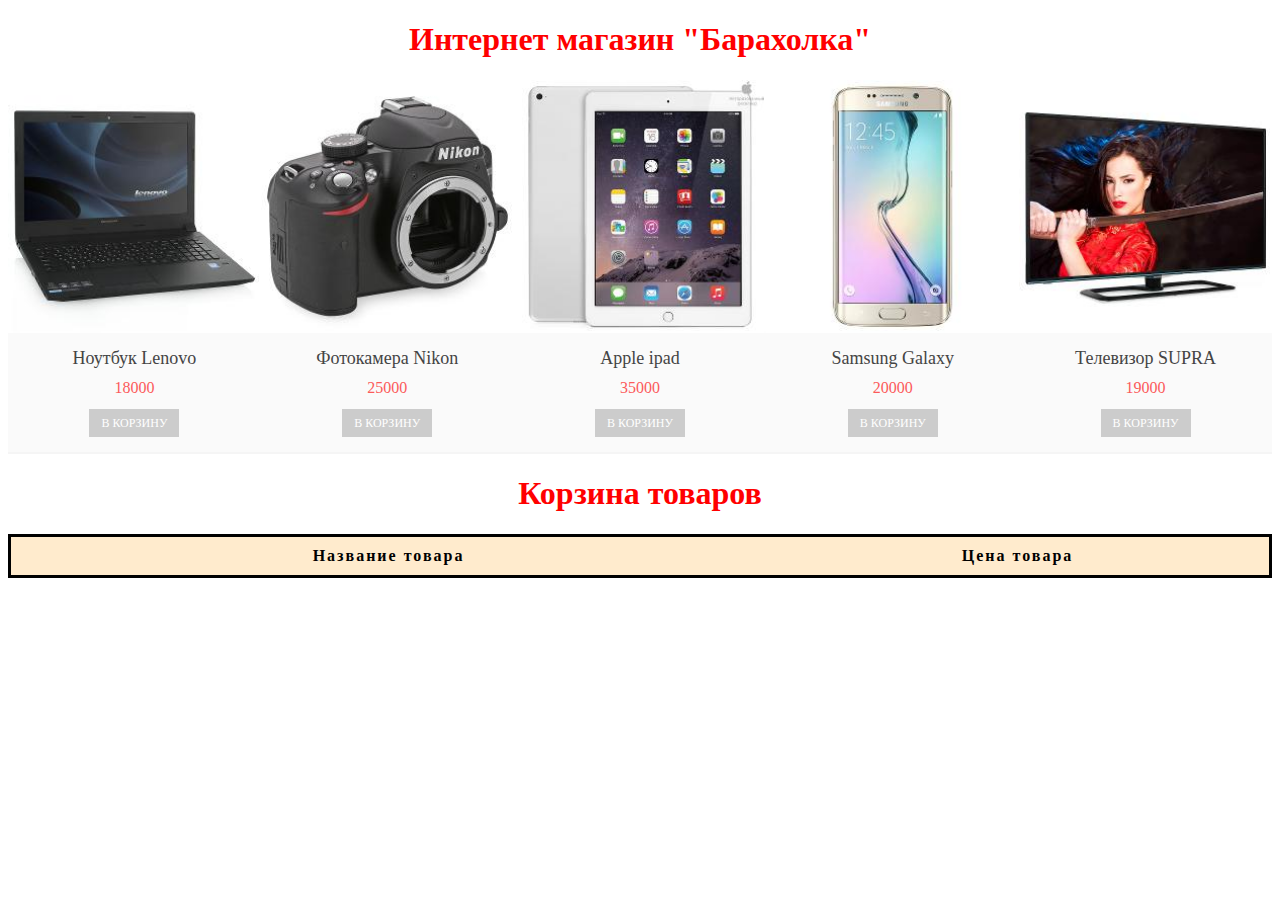
<file: lesson6/index.html>
<!DOCTYPE html>
<html lang="en">

<head>
    <meta charset="UTF-8">
    <meta name="viewport" content="width=device-width, initial-scale=1.0">
    <link rel="stylesheet" href="style.css">
    <title>Catalog</title>
</head>

<body>
    <h1>Интернет магазин "Барахолка"</h1>
    <script src="goods.js"></script>
    <script src="basket.js"></script>
    <script src="catalog.js"></script>
</body>

</html>
</file>
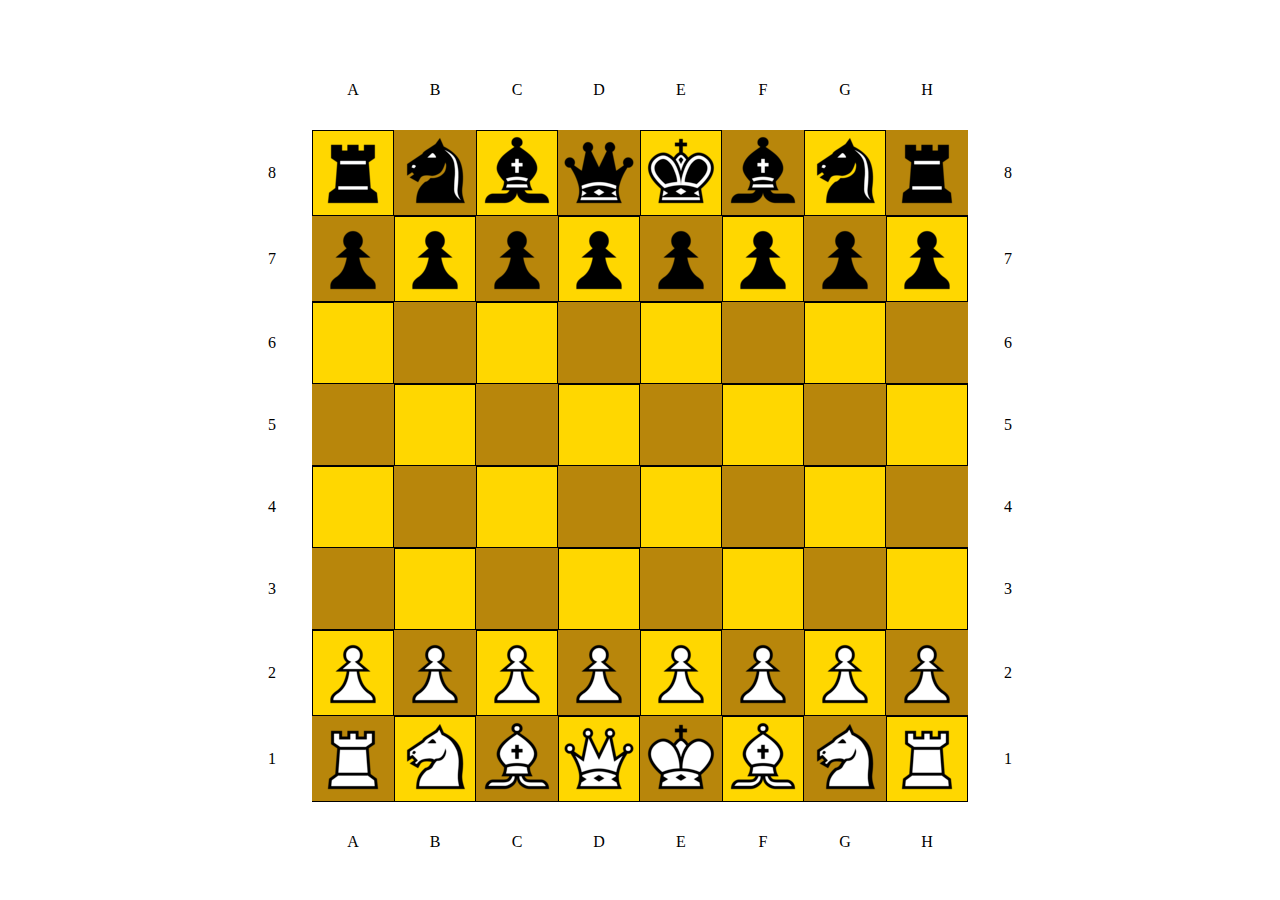
<file: lesson5/task1-2/index.html>
<!DOCTYPE html>
<html lang="en">

<head>
    <meta charset="UTF-8">
    <meta name="viewport" content="width=device-width, initial-scale=1.0">
    <title>Document</title>
    <link rel="stylesheet" href="style.css">
</head>

<body>
    <script src="createField.js"></script>
    <script src="putChessmen.js"></script>
</body>

</html>
</file>
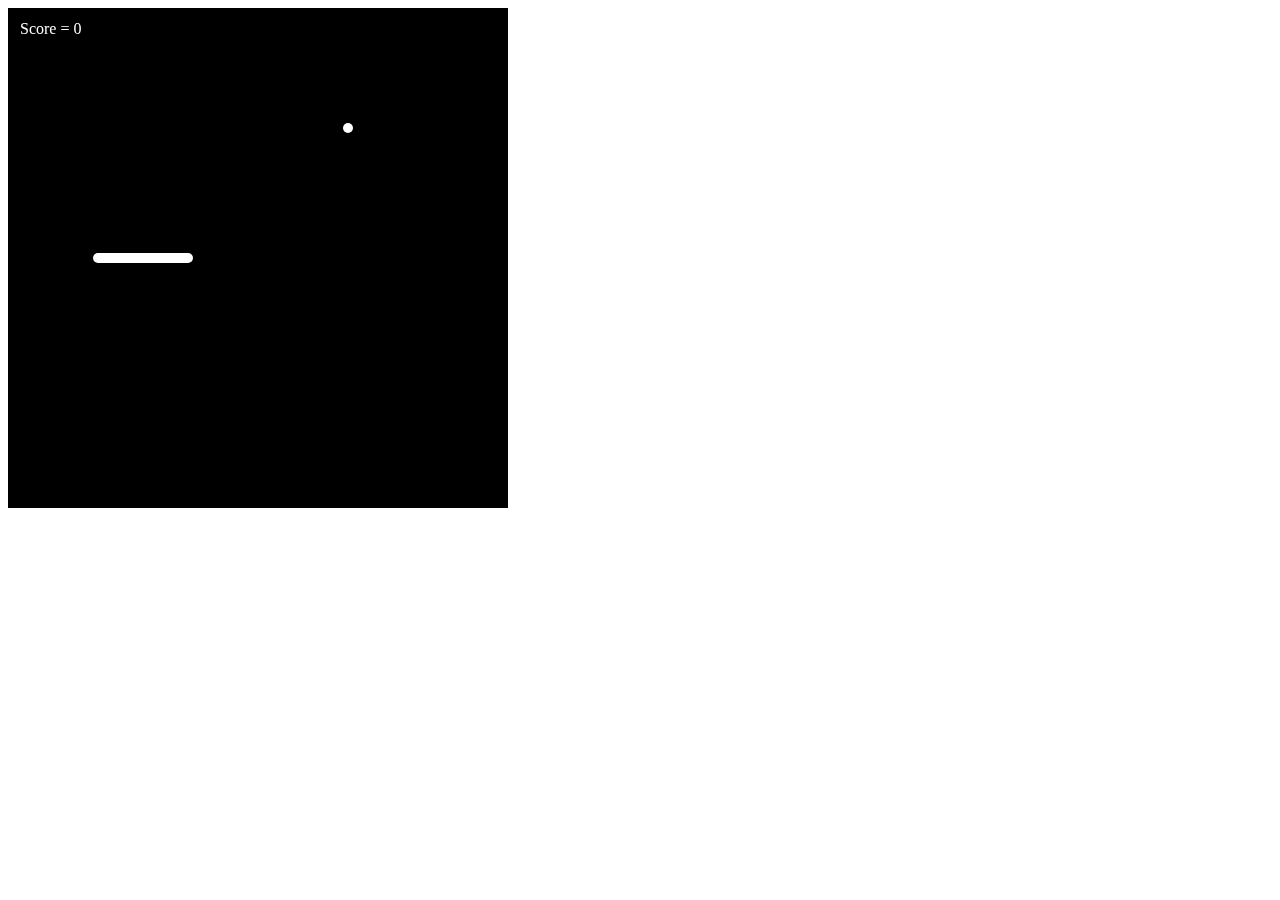
<file: lesson7/snake-js/index.html>
<!DOCTYPE html>
<html lang="en">
<head>
    <meta charset="UTF-8">
    <meta name="viewport" content="width=device-width, initial-scale=1.0">
    <title>Document</title>
    <script src="p5.js"></script>
    <script src="main.js"></script>
</head>
<body>
    <div id="game"></div>
</body>
</html>
</file>
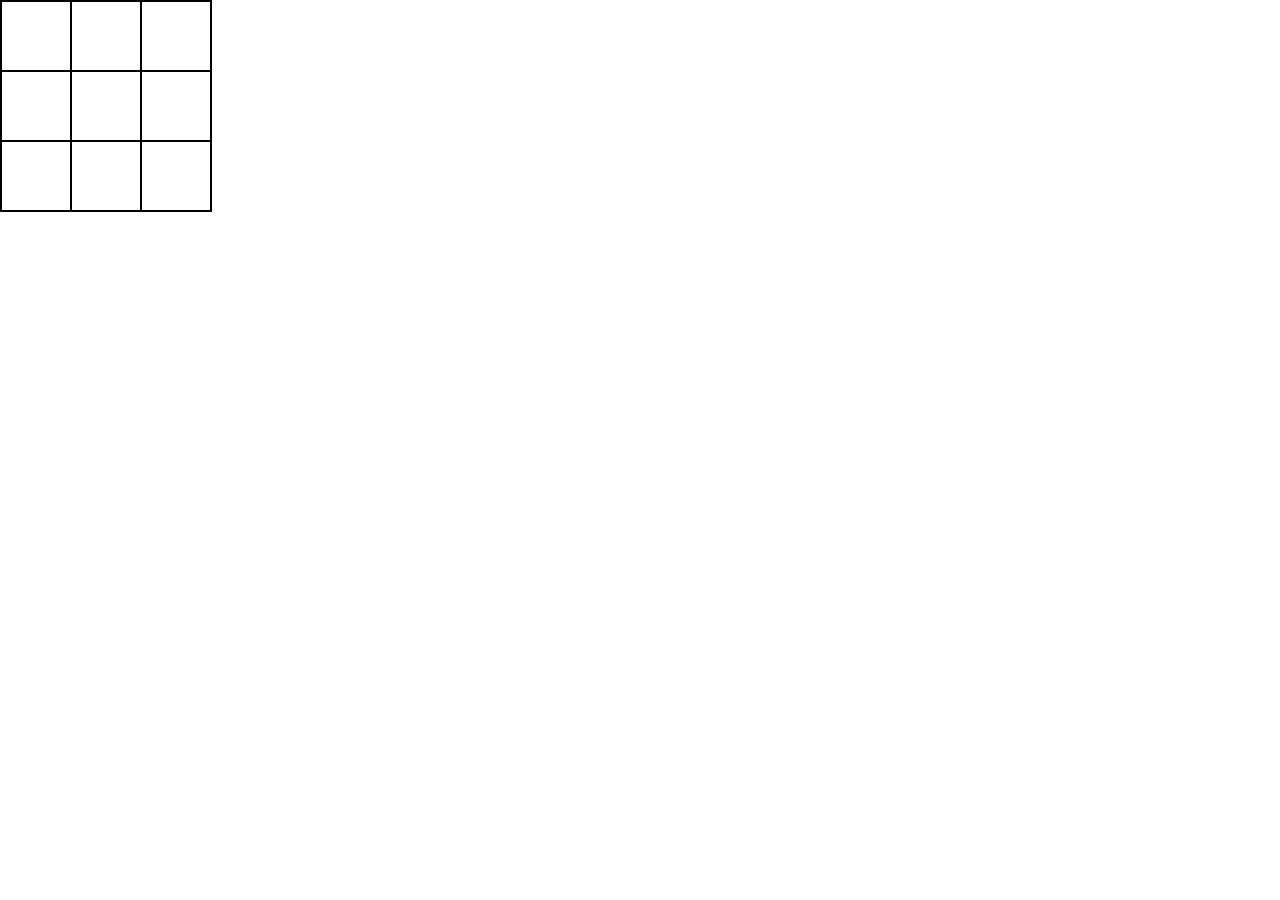
<file: lesson7/tic-tac-toe/index.html>
<!DOCTYPE html>
<html lang="en">

<head>
  <meta charset="UTF-8">
  <meta name="viewport" content="width=device-width, initial-scale=1.0">
  <title>TicTacToe</title>
  <script src="main.js"></script>
  <link rel="stylesheet" href="main.css">
</head>

<body>
  <div id="game"></div>
</body>

</html>
</file>
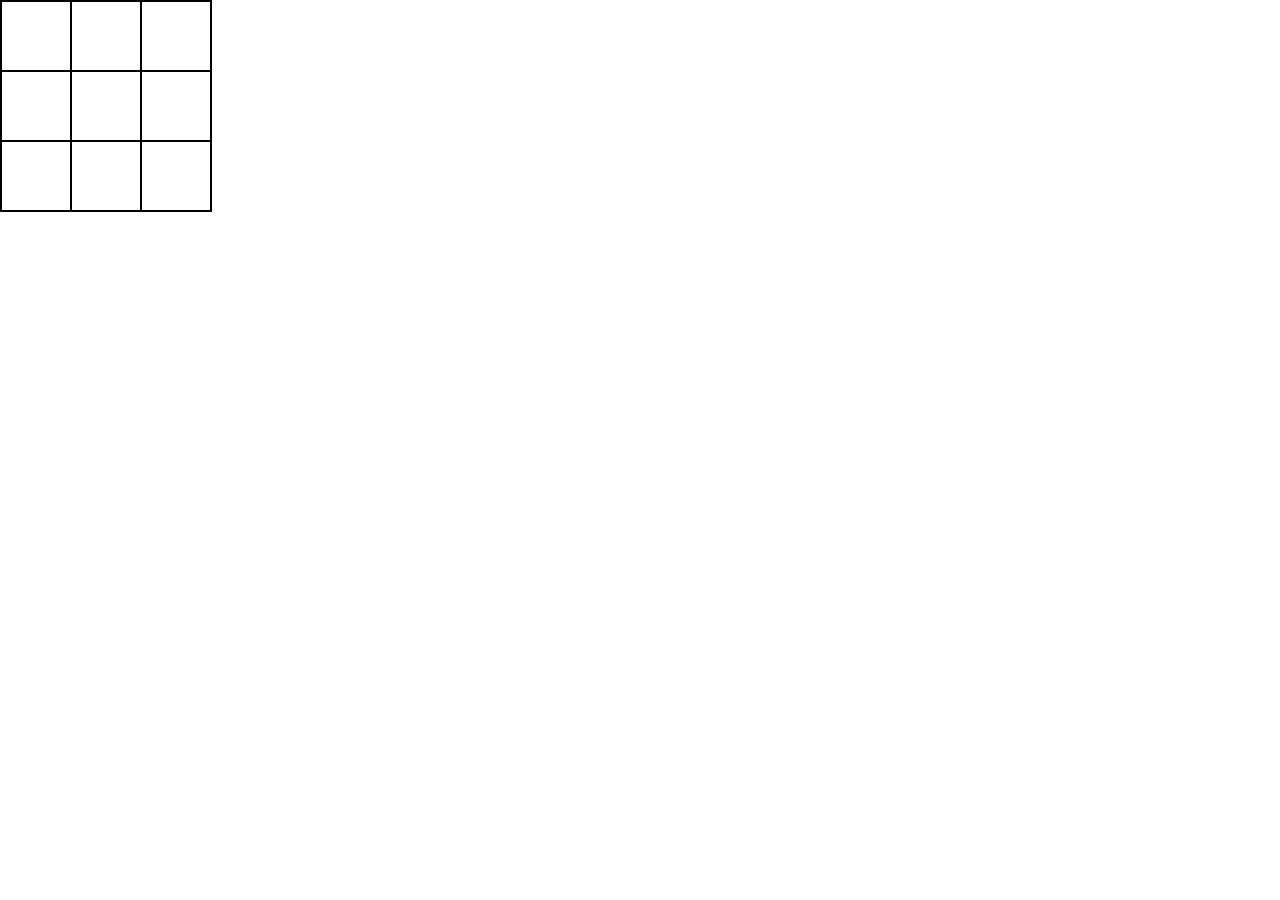
<file: lesson8/tic-tac-toe/index.html>
<!DOCTYPE html>
<html lang="en">

<head>
  <meta charset="UTF-8">
  <meta name="viewport" content="width=device-width, initial-scale=1.0">
  <title>TicTacToe</title>
  <script src="main.js"></script>
  <link rel="stylesheet" href="main.css">
</head>

<body>
</body>

</html>
</file>
<file: lesson6/style.css>
html {
   font-family: 'helvetica neue', helvetica, arial, sans-serif;
}

* {
   box-sizing: border-box;
}

h1 {
   text-align: center;
   font-family: "Open Sans";
   color: red;
}

.product-wrapper {
   display: flex;
   justify-content: space-around;
}

.product-item {
   width: 300px;
   text-align: center;
   margin: 0 auto;
   border-bottom: 2px solid #F5F5F5;
   background: white;
   font-family: "Open Sans";
   transition: .3s ease-in;
}

.product-item:hover {
   border-bottom: 2px solid #fc5a5a;
}

.product-item img {
   display: block;
   width: 100%;
}

.product-list {
   background: #fafafa;
   padding: 15px 0;
   text-align: center;
}

.product-list h3 {
   font-size: 18px;
   font-weight: 400;
   color: #444444;
   margin: 0 0 10px 0;
}

.price {
   font-size: 16px;
   color: #fc5a5a;
   display: block;
   margin-bottom: 12px;
}

.button {
   text-decoration: none;
   display: inline-block;
   padding: 0 12px;
   background: #cccccc;
   color: white;
   text-transform: uppercase;
   font-size: 12px;
   line-height: 28px;
   transition: .3s ease-in;
   cursor: pointer;
}

.product-item:hover .button {
   background: #fc5a5a;
}

.basket-list {
   table-layout: fixed;
   width: 100%;
   border-collapse: collapse;
   border: 3px solid black;
   background-color: blanchedalmond;
}

thead th:nth-child(1) {
   width: 30%;
}

thead th:nth-child(2) {
   width: 20%;
}

th, td {
   padding: 10px;
}

thead th, tfoot th {
   font-family: 'Rock Salt', cursive;
}

th {
   letter-spacing: 2px;
}

td {
   letter-spacing: 1px;
}

tbody td {
   text-align: center;
}

tfoot {
   text-align: right;
}

.basket-list>tr:nth-child(odd) {
   background-color: #81d7f1;
}

.basket-list>tr:nth-child(even) {
   background-color: #deebe9;
}
</file>
<file: lesson5/task1-2/style.css>
#chessField {
    margin: 50px auto 0 auto;
}

#chessField td {
    text-align: center;
    width: 80px;
    height: 80px;
}

.black {
    background:darkgoldenrod;
    border-bottom: 1px solid black;
}

.white {
    background: gold;
    border: 1px solid black;
}
</file>
<file: lesson7/tic-tac-toe/main.css>
* {
  margin: 0;
  padding: 0;
  box-sizing: border-box;     
}

table {
  border-collapse: collapse;
}

td {
  width: 70px;
  height: 70px;
  border: 2px solid black;
  text-align: center;
}

td:hover {
  background: blanchedalmond;
  cursor: pointer;
}
</file>
<file: lesson8/tic-tac-toe/main.css>
* {
  margin: 0;
  padding: 0;
  box-sizing: border-box;     
}

table {
  border-collapse: collapse;
}

td {
  width: 70px;
  height: 70px;
  border: 2px solid black;
  text-align: center;
}

td:hover {
  background: blanchedalmond;
  cursor: pointer;
}
</file>
